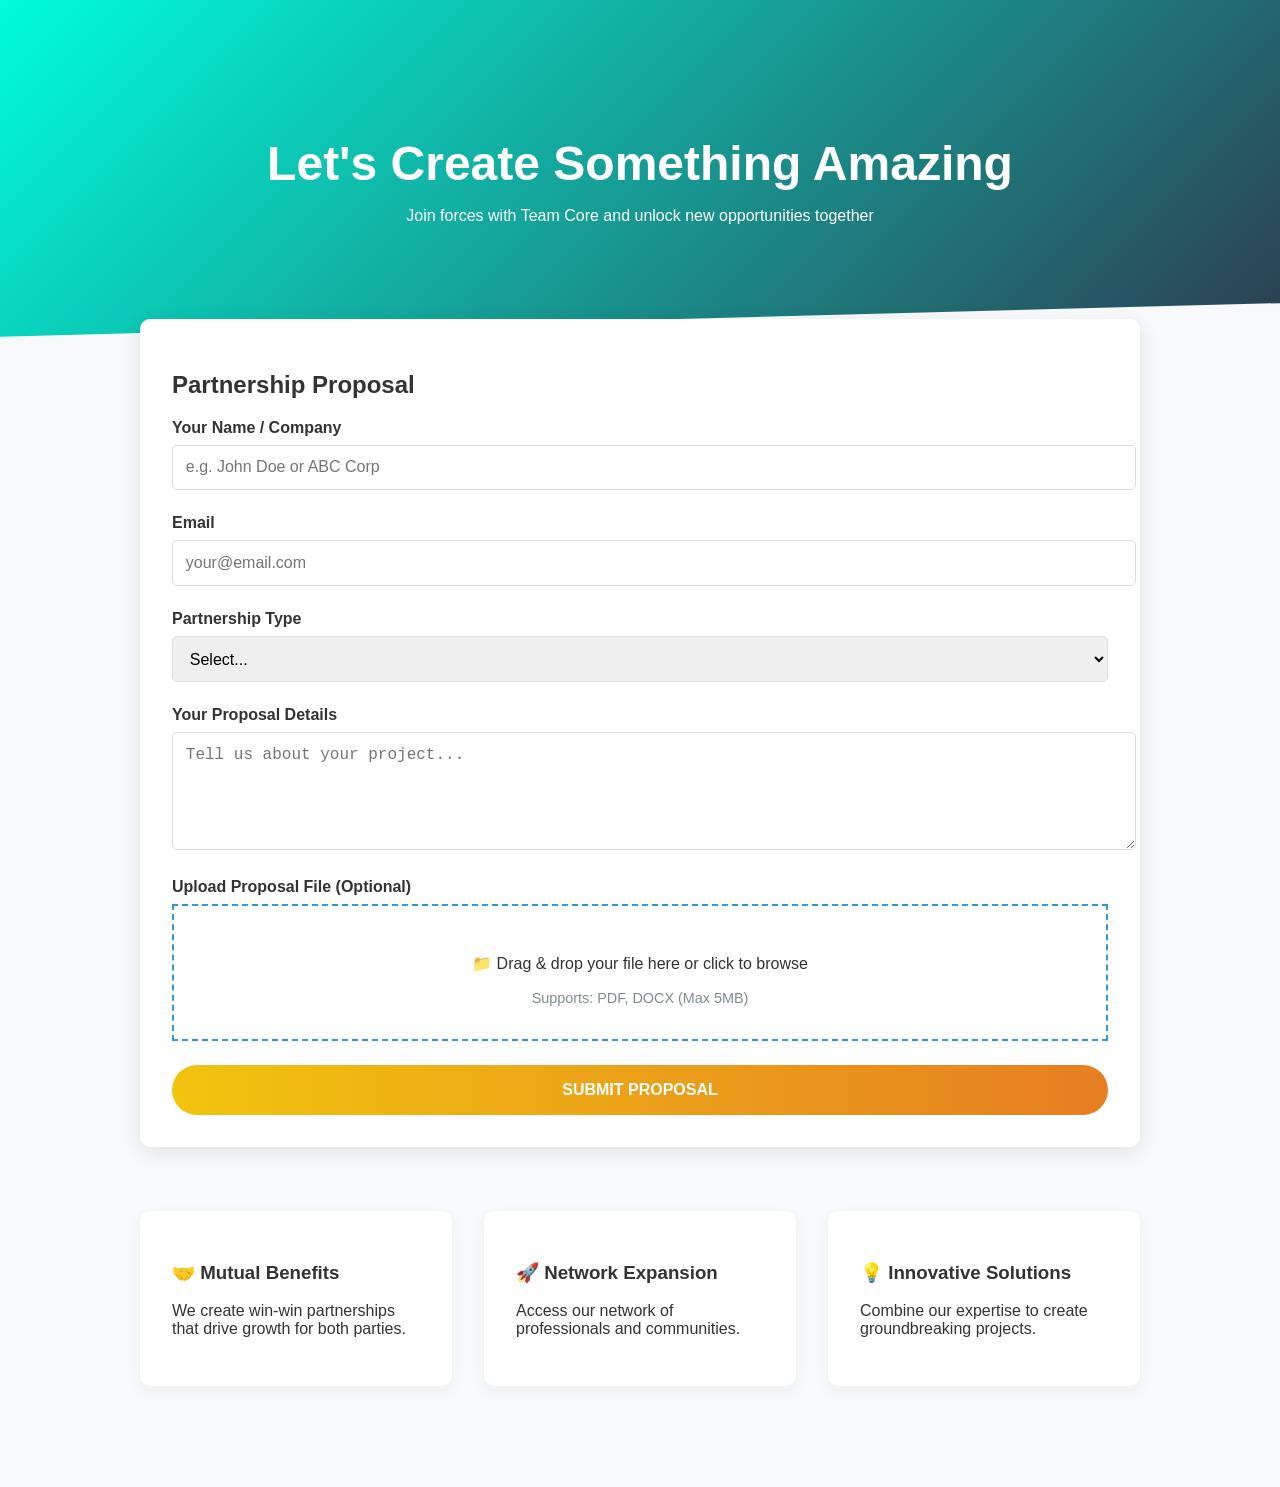
<file: partnership.html>
<!DOCTYPE html>
<html>
<head>
  <title>Partner with Team Core</title>
  <style>
    /* GLOBAL STYLES */
    body {
      font-family: 'Segoe UI', sans-serif;
      margin: 0;
      background: #f8f9fa;
      color: #333;
    }
    .container {
      max-width: 1000px;
      margin: 0 auto;
      padding: 2rem;
    }

    /* HERO SECTION */
    .hero {
      background: linear-gradient(135deg, #00fddb, #2c3e50);
      color: white;
      text-align: center;
      padding: 4rem 1rem;
      clip-path: polygon(0 0, 100% 0, 100% 90%, 0 100%);
    }
    .hero h1 {
      font-size: 3rem;
      margin-bottom: 1rem;
      animation: fadeIn 1s ease;
    }
    @keyframes fadeIn {
      from { opacity: 0; transform: translateY(20px); }
      to { opacity: 1; transform: translateY(0); }
    }

    /* FORM STYLES */
    .partnership-form {
      background: white;
      padding: 2rem;
      border-radius: 10px;
      box-shadow: 0 5px 20px rgba(0,0,0,0.1);
      margin-top: -50px;
      position: relative;
      z-index: 10;
    }
    .form-group {
      margin-bottom: 1.5rem;
    }
    .form-group label {
      display: block;
      margin-bottom: 0.5rem;
      font-weight: 600;
    }
    .form-group input,
    .form-group textarea,
    .form-group select,
    .form-group file-upload {
      width: 100%;
      padding: 0.8rem;
      border: 1px solid #ddd;
      border-radius: 5px;
      font-size: 1rem;
      transition: 0.3s;
    }
    .form-group input:focus,
    .form-group textarea:focus {
      border-color: #3498db;
      box-shadow: 0 0 0 3px rgba(52,152,219,0.2);
    }

    /* FILE UPLOAD STYLES */
    .file-upload {
      border: 2px dashed #3498db;
      padding: 2rem;
      text-align: center;
      cursor: pointer;
      transition: 0.3s;
    }
    .file-upload:hover {
      background: #f0f8ff;
    }
    .file-hint {
      color: #7f8c8d;
      font-size: 0.9rem;
    }

    /* SUBMIT BUTTON */
    .submit-btn {
      background: linear-gradient(90deg, #f1c40f, #e67e22);
      color: white;
      border: none;
      padding: 1rem 2rem;
      font-size: 1rem;
      border-radius: 50px;
      cursor: pointer;
      transition: 0.3s;
      font-weight: bold;
      display: block;
      width: 100%;
    }
    .submit-btn:hover {
      transform: translateY(-3px);
      box-shadow: 0 5px 15px rgba(230,126,34,0.3);
    }

    /* BENEFITS SECTION */
    .benefits {
      display: grid;
      grid-template-columns: repeat(auto-fit, minmax(300px, 1fr));
      gap: 2rem;
      margin: 4rem 0;
    }
    .benefit-card {
      background: white;
      padding: 2rem;
      border-radius: 10px;
      box-shadow: 0 5px 15px rgba(0,0,0,0.05);
      transition: 0.3s;
    }
    .benefit-card:hover {
      transform: translateY(-5px);
      box-shadow: 0 10px 25px rgba(0,0,0,0.1);
    }
  </style>
</head>
<body>
  <!-- HERO SECTION -->
  <section class="hero">
    <div class="container">
      <h1>Let's Create Something Amazing</h1>
      <p>Join forces with Team Core and unlock new opportunities together</p>
    </div>
  </section>

  <!-- PARTNERSHIP FORM -->
  <div class="container">
    <div class="partnership-form">
      <h2>Partnership Proposal</h2>
      <form id="partnerForm">
        <div class="form-group">
          <label for="name">Your Name / Company</label>
          <input type="text" id="name" required placeholder="e.g. John Doe or ABC Corp">
        </div>

        <div class="form-group">
          <label for="email">Email</label>
          <input type="email" id="email" required placeholder="your@email.com">
        </div>

        <div class="form-group">
          <label for="type">Partnership Type</label>
          <select id="type" required>
            <option value="">Select...</option>
            <option value="sponsor">Sponsorship</option>
            <option value="collab">Collaboration</option>
            <option value="network">Networking</option>
            <option value="other">Other</option>
          </select>
        </div>


<div class="form-group">
          <label for="message">Your Proposal Details</label>
          <textarea id="message" rows="5" required placeholder="Tell us about your project..."></textarea>
        </div>

        <div class="form-group">
          <label>Upload Proposal File (Optional)</label>
          <div class="file-upload" id="fileUpload">
            <p>📁 Drag & drop your file here or click to browse</p>
            <small class="file-hint">Supports: PDF, DOCX (Max 5MB)</small>
            <input type="file" id="proposalFile" accept=".pdf,.doc,.docx" style="display: none;">
          </div>
          <div id="fileName" style="margin-top: 0.5rem;"></div>
        </div>

        <button type="submit" class="submit-btn">SUBMIT PROPOSAL</button>
      </form>
    </div>

    <!-- BENEFITS SECTION -->
    <div class="benefits">
      <div class="benefit-card">
        <h3>🤝 Mutual Benefits</h3>
        <p>We create win-win partnerships that drive growth for both parties.</p>
      </div>
      <div class="benefit-card">
        <h3>🚀 Network Expansion</h3>
        <p>Access our network of professionals and communities.</p>
      </div>
      <div class="benefit-card">
        <h3>💡 Innovative Solutions</h3>
        <p>Combine our expertise to create groundbreaking projects.</p>
      </div>
    </div>
  </div>

  <script>
    // File Upload Interaction
    const fileUpload = document.getElementById('fileUpload');
    const fileInput = document.getElementById('proposalFile');
    const fileName = document.getElementById('fileName');

    fileUpload.addEventListener('click', () => fileInput.click());
    
    fileInput.addEventListener('change', (e) => {
      if (e.target.files.length > 0) {
        fileName.innerHTML = '<span style="color:green">✓</span> Selected: <strong>${e.target.files[0].name}</strong>';
        fileUpload.style.borderColor = "#2ecc71";
      }
    });

    // Drag & Drop Functionality
    fileUpload.addEventListener('dragover', (e) => {
      e.preventDefault();
      fileUpload.style.background = "#f0f8ff";
    });

    fileUpload.addEventListener('dragleave', () => {
      fileUpload.style.background = "white";
    });

    fileUpload.addEventListener('drop', (e) => {
      e.preventDefault();
      fileUpload.style.background = "white";
      if (e.dataTransfer.files.length) {
        fileInput.files = e.dataTransfer.files;
        fileName.innerHTML = '<span style="color:green">✓</span> Selected: <strong>${e.target.files[0].name}</strong>';
        fileUpload.style.borderColor = "#2ecc71";
      }
    });

    // Form Submission
    document.getElementById('partnerForm').addEventListener('submit', async (e) => {
      e.preventDefault();
      
      // Simple validation
      if (!document.getElementById('name').value) {
        alert('Please enter your name/company');
        return;
      }

      // Create FormData object
      const formData = new FormData();
      formData.append('name', document.getElementById('name').value);
      formData.append('email', document.getElementById('email').value);
      formData.append('type', document.getElementById('type').value);
      formData.append('message', document.getElementById('message').value);
      
      if (fileInput.files[0]) {
        formData.append('file', fileInput.files[0]);
      }

      // Show loading state
      const btn = e.target.querySelector('button');
      btn.disabled = true;
      btn.textContent = 'Sending...';

      // Simulate API call
      setTimeout(() => {
        console.log('Form data:', Object.fromEntries(formData));
        alert('🎉 Proposal submitted successfully! We will contact you soon.');
        btn.disabled = false;
        btn.textContent = 'SUBMIT PROPOSAL';
        document.getElementById('partnerForm').reset();
        fileName.textContent = '';
        fileUpload.style.borderColor = "#3498db";
      }, 1500);
    });
  </script>
</body>
</html>
</file>
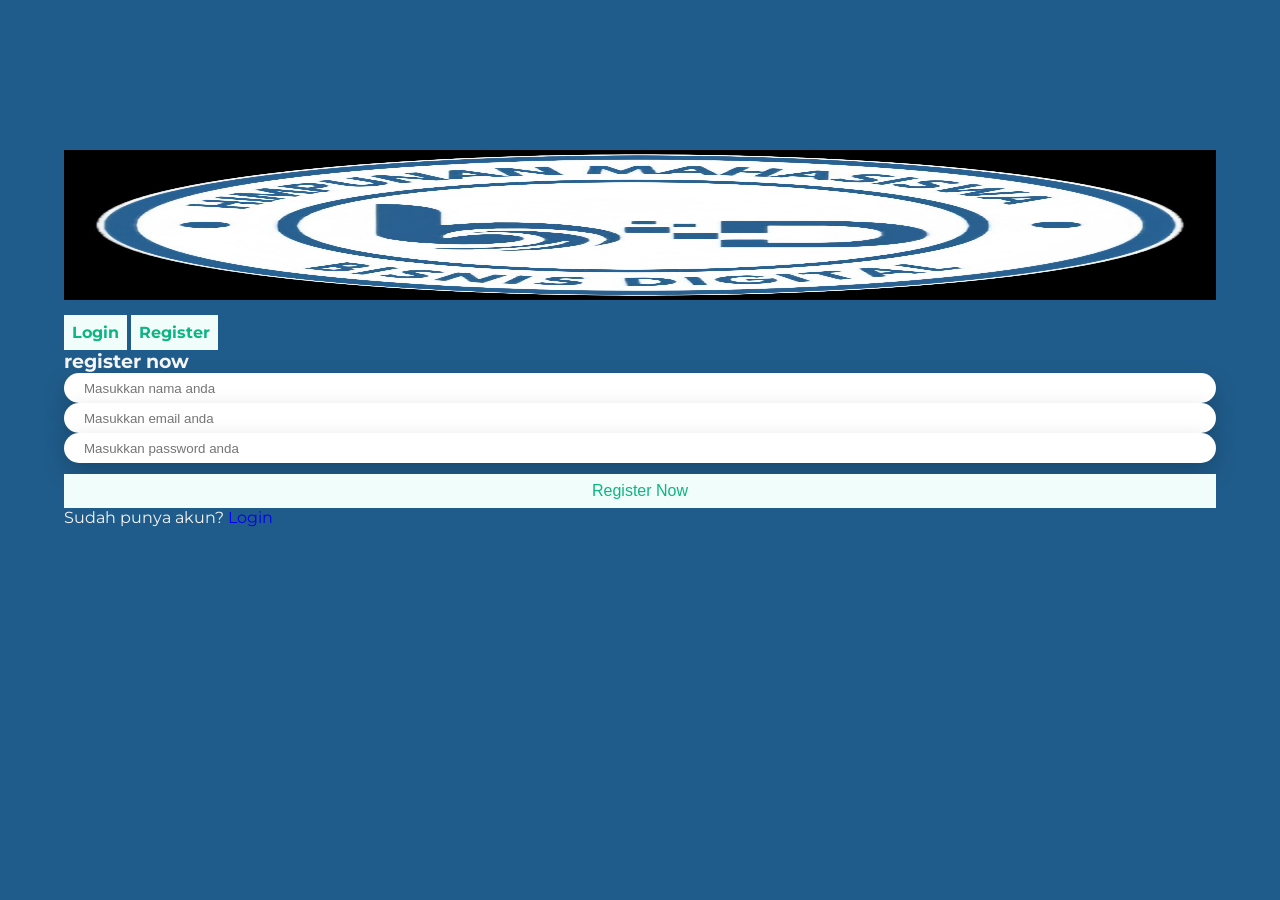
<file: register.html>
<!DOCTYPE html>
<html lang="id">
<head>
    <meta charset="UTF-8">
    <meta name="viewport" content="width=device-width, initial-scale=1.0">
    <title>Register</title>
    <link rel="stylesheet" href="style.css">
</head>
<body>
    <section> 
    <div class="account-form">
        <div id="close-form" class='bx bx-x' > </div>

        <div class="buttons">
            <div >
                <img src="hima.jpg" height="100px" width="100%" style="height: 150px;">
            </div>    
            <h1 class="bton active login-btn">login</h1>
            <h1 class="bton register-btn">register</h1> 
        </div>
        
        
        <form class="register-form " action="">
            <h3>register now</h3>
            <input type="text" id="reg-nama" placeholder="Masukkan nama anda" class="box">
            <input type="email" id="reg-email" placeholder="Masukkan email anda" class="box">
            <input type="password" id="reg-nim" placeholder="Masukkan password anda" class="box">
            <input type="submit" value="register now" class="bton">
           
            <p>Sudah punya akun? <a href="index.html">Login</a></p>
            <script src="script.js"></script>
        </form>


    </div>
</section>

</body>
</html>
</file>
<file: style.css>
@import url('https://fonts.googleapis.com/css2?family=Montserrat:wght@100;200;300;400;500;600;700;800;900&display=swap');

*{
    padding: 0;
    margin: 0;
    box-sizing: border-box;
    list-style: none;
    scroll-behavior: smooth;
    text-decoration: none;
}

:root{
    --text-color:#f5f5f5;
    --hover-color:#12f7ff;
    --bg-color:#1daf;
    --secon-bg-color:#023929;
    --big-font:2.5rem;
    --norma-font:2rem;
    --neon-box-shadow:0 0 .5rem #00fddb;
    --h2-font:3rem;
    --font-neon-text-shadow:0 0 10px rgba(0, 119, 255, 0.8),
    0 0 20px rgba(0, 119, 255, 0.8),
    0 0 30px rgba(0, 119, 255, 0.8),
    0 0 40px rgba(0, 119, 255, 0.8),
    0 0 70px rgba(0, 119, 255, 0.8),
    0 0 80px rgba(0, 119, 255, 0.8),
    0 0 100px rgba(0, 119, 255, 0.8),
    0 0 150px rgba(0, 119, 255, 0.8),
}

body{
    font-family: "Montserrat",sans-serif;
    background-color: #205C8B;
    color: var(--text-color);
}

.bton{
    display: inline-block;
    margin-top: .7rem;
    padding: .5rem .5rem;
    font-size: 1rem;
    background: #f0fdfa;
    color: #0eb582;
    cursor: pointer;
    text-transform: capitalize;

    &:hover{
        background:#0eb582;
        color: white;
    }
}

header{
    position: fixed;
    top: 0;
    left: 0;
    z-index: 1000;
    border-radius: 1px solid transparent;
    display: flex;
    align-items: center;
    justify-content: space-between;
    width: 100%;
    padding: 10px 1%;
    grid-gap: 1rem;
}

header.sticky{
    background: #205C8B;
    border-bottom: 1px solid var(--secon-bg-color);
    padding: 10px 1%;
}

.container{
    width: 90%;
    max-width: 800px;
    margin: 0 auto;
    padding: 20px;
}



.logo{
    font-size: 26px;
    font-weight: 700;
    letter-spacing: 1x;
}
span{
    color: #001C8E;
}

.navlist{
    display: flex;
}
.navlist a{
    color: black; 
    font-weight: 450;
    padding: 10px 15px;
}
.navlist a.active{
    color: #001C8E;
}

.navlist a:hover{
    color:#001C8E;
    text-shadow: 0 0 10px #001C8E,
    0 0 20px #00251f,
    0 0 30px #00251f,
    0 0 40px #00251f,
    0 0 70px #00251f,
    0 0 80px #00251f,
    0 0 100px #00251f,
    0 0 150px #00251f,
}

#menu-icon{
    font-size: 1.8rem;
    z-index: 10001;
    cursor: pointer;
    margin-left: 25px;
    background: var(--hover-color);
    border-radius: 3px;
    color: var(--secon-bg-color);
   display: none;
}

.box{
    height: 30px;
    display: flex;
    cursor: pointer;
    padding: 10px 20px;
    background: white;
    border-radius: 30px;
    align-items: center;
    box-shadow: 0 10px 25px rgba(0,0,0,.2);
}

.box:hover input{
    width: 70px;
}

.box input{
    width: 0;
    outline: none;
    border: none;
    font-weight: 500;
    transition: 0.8s;
    background: transparent;
}

.box a .fast{
    color: #1daf;
    font-size: 18px;
}

.header-icon i{
    margin-left: 10px;
    font-size: 24px;
    color: var(--text-color);
    transition: all .40s ease;
    margin-right: 15px;
}

section{
    padding: 150px 5%;
}

.home {
    position: relative;
    background-color:#D8EEFE; 
    min-height: 100vh;
    height: 100%;
    width: 100%;
    display: grid;
    background-size: cover;
    background-position: center;
    grid-template-columns: repeat(2,1fr);
    align-items: center;
    grid-gap: 1em;
}

.home-content{
    max-width: 600px;
}

.home-content h1{
    font-size: var(--big-font);
    font-weight: 50; 
    color: white;
    
    font-weight: 700;
    letter-spacing: 1x;
}
.change-text{
    font-size: 1.3rem;
    font-weight: 600;
}

.change-text h3{
    display: inline-flex;
    margin: 0;
    vertical-align: top;
}

.change-text h3 .word{
    position: absolute;
    display: flex;
    opacity: 0;
}

.change-text h3 .word .letter{
    transform-origin: center center 15px ;
}

.change-text h3 .word .letter.out{
    transform: rotateX(90deg);
    transition: 0.5s cubic-bezier(0.6,0,0.7,0.2);
}

.change-text h3 .word .letter.in{
    transition: 1s ease;
}

.change-text h3 .word .letter.behind{
    transform: rotateX(-90deg);
}

.text-justify{
    text-align: justify;
    padding-top: 10px;
}

.home-content p{
    color: white;
    line-height: 1.6;
    font-weight: 500;
}

.btn-box{
    display: flex;
    justify-content: space-between;
   
    width: 320px;
    height: 45px;
}

.btn-box .btn{
    display: inline-flex;
    justify-content: center;
    align-items: center;
    width: 150px;
    height: 100%;
    background: #00251f;
    color: #001C8E;
    font-size: 1rem;
    letter-spacing: 1px;
    font-weight: 100px;
    transition: .6s;
    box-shadow: #001C8E;
    border-radius: 5px;
    position: relative;overflow: hidden;
    z-index: 1;
    border: 2px solid #001C8E;
}

.btn:hover{
    color: #001C8E;
}

.btn:before{
    content: "";
    position: absolute;
    top: 0;
    left: 0;
    background: #001C8E;
    width: 0;
    height: 100%;
    z-index: -1;
    transition: .4s;
}

.btn:hover::before{
    width: 100%;
}

.btn:nth-child(2){
    background: #001C8E;
    color: #001C8E;
}
.btn:nth-child(2):hover{
    color: #001C8E;
}

.btn:nth-child(2):before{
    background: #001C8E;
}

.social-icons{
    margin-top: 1rem;
    display: flex;
    justify-content: space-between;
    width: 220px;
    height: 40px;
}

.social-icons a{
    display: inline-flex;
    width: 50px;
    height: 100%;
    justify-content: center;
    align-items: center;
    background: #D8EEFE;
    color: rgb(36, 32, 32);
    border: 2px solid #D8EEFE;
    transition: .6s;
    box-shadow: 0 0 0.3rem #001C8E;
    border-radius: 5px;
    position: relative;
    z-index: 1;
    overflow: hidden;
}

.social-icons a i{
    font-size: 1.5rem;
}

.social-icons a:hover{
    color: #D8EEFE;
}

.social-icons a::before{
    content: "";
    position: absolute;
    left: 0;
    top: 0;
    width: 0;
    height: 100%;
    background: #001C8E;
    transition: .6s;
    z-index: -1;
}

.social-icons a:hover:before{
    width: 100%;
}


.home-img{
    position: relative;
    order: 1;
}

.img-box{
    text-align: center;
    animation: moveUpDown 2s infinite alternate ease-in-out;
}

.img-box img{
    width: 100%;
    max-width: 480px;
    height: auto;
}


.header-icons {
    position: relative;
}

.header-icons img {
    width: 40px;
    cursor: pointer;
}


/* Search Box Styles */
.search-box {
  position: relative;
  display: flex;
  margin: 15px 0;
}

.search-input {
  padding: 8px 15px;
  width: 200px;
  border: 1px solid #ddd;
  border-radius: 20px;
  outline: none;
}

.search-btn {
  padding: 8px 15px;
  margin-left: 10px;
  background-color: #001C8E;
  color: white;
  border: none;
  border-radius: 20px;
  cursor: pointer;
}

.search-results {
  position: absolute;
  top: 100%;
  left: 0;
  width: 100%;
  max-height: 300px;
  overflow-y: auto;
  background: white;
  border: 1px solid #ddd;
  border-radius: 5px;
  box-shadow: 0 2px 5px rgba(0,0,0,0.1);
  z-index: 1000;
  display: none;
}

.search-item {
  padding: 10px;
  cursor: pointer;
  border-bottom: 1px solid #eee;
  color: #000000; /* TEKS HITAM */
}

.search-item:hover {
  background-color: #f5f5f5;
}

.search-title {
  font-weight: bold;
  color: #000000; /* JUDUL HITAM */
  margin-bottom: 5px;
  font-size: 14px;
}

.search-desc {
  color: #000000; /* DESKRIPSI HITAM */
  font-size: 13px;
}

.search-item:last-child {
  border-bottom: none;
}

/* about Section css ----------------------------------------------------*/

.about-gallery{
    display: grid;
    grid-template-columns: repeat(auto-fill, minmax(260px , .5fr));
    gap: 2rem;
}

.port-box{
    position: relative;
    border-radius: 15px;
    overflow: hidden;
   
    display: flex;
    grid-template-rows: 1fr auto;
    align-items: center;
    border: 2px solid #D8EEFE;
    box-shadow: 0 0 0.5rem #D8EEFE;
}

.port-image{
    display: flex;
    align-items: center;
    justify-content: center;
    height: 100%;
    width: 100%;
}

.port-image img{
    width: 100%;
    opacity: .5s;
    height: 100%;
    transition: .5s;
}

.port-content{
    position: absolute;
    bottom: 0;
    left: 0;
    width: 100%;
    height: 100%;
    opacity: 0;
    background: linear-gradient(rgba(0,0,0,.2),#205c8b);
    display: flex;
    align-items: center;
    justify-content: center;
    flex-direction: column;
    text-align: center;
    transition: 0.5s;
    padding: 0.2rem;
}

.port-box:hover .port-content{
    opacity: 1;
}

.port-box:hover .port-content img{
    transform: scale(1.1);
}

.port-content h3{
    font-size: 1.5rem;
    font-weight: 600;
    
}

.port-content p{
    font-size: .8rem;
    margin: 5px 0 15px 0;
}

.port-content a{
    background: #fff;
    border-radius: 50%;
    display: inline-flex;
    justify-content: center;
    align-items: center;
    width: 50%;
    height: 50px;
    border: 1px solid var(--hover-color);
    outline: 2px soli #fff;
}

.port-content a i{
    font-size: 1.3rem;
    color: var(--secon-bg-color);
}

.about{
    display: flex;
    justify-content: center;
    align-items: center;
    grid-gap: 2em;
    background: #205c8b;
}

.about .img-about{
    text-align: center;
    position: relative;
}

.about .img-about img{
    max-width: 400px;
    height: auto;
}

.about-content span{
    color: #D8EEFE;
    font-size: .8rem;
    font-weight: 200;
    letter-spacing: 2px;
    text-transform: uppercase;
}

.about-content h2{
    color: #D8EEFE;
    font-weight: 700;
    font-size: var(--norma-font);
}

.about-content h3{
    font-weight: 600;
    font-size: 1.5rem;
    margin-bottom: 0.2rem;
    color: D8EEFE;
}

.about-content p{
    color: D8EEFE;
    font-weight: 300;
    margin-bottom: 1.5rem;
}

.info-about1,
.info-about2,
.info-about3{
    background: var(--bg-color);
    font-size: .5rem;
    position: absolute;
    padding: 10px;
    width: 70px;
    height: 70px;
    border-radius: 69% 31% 66% 34% / 21% 30% 70% 79%;
    display: block;
    box-shadow: var(--neon-box-shadow);
    border: 1px solid var(--hover-color);
    outline: 2px solid var(--bg-color);
    z-index: 100;
    animation: morph 6s linear infinite;
}

.info-about1{
    left: 10%;
    top: 34%;
}

.info-about2{
    left: 61%;
    top: 70%;
}

.info-about3{
    left: 66%;
    top: 15%;
}

.img-about span{
    color: var(--hover-color);
    font-size: 1rem;
    font-weight: 600;
}

.btn-box .btnbox{
    display: inline-flex;
    justify-content: center;
    align-items: center;
    width: 210px;
    height: 100%;
    background:#205c8b;
    color: #D8EEFE;
    font-size: 1rem;
    letter-spacing: 1px;
    font-weight: bold;
    transition: .6s;
    box-shadow: 0 0 0.3rem #D8EEFE;
    border-radius: 5px;
    position: relative;overflow: hidden;
    z-index: 1;
    border: 2px solid #D8EEFE;
}

.btnbox:hover{
    color: rgb(36, 32, 32);
}

.btnbox:before{
    content: "";
    position: absolute;
    top: 0;
    left: 0;
    background: #D8EEFE;
    width: 0;
    height: 100%;
    z-index: -1;
    transition: .4s;
}

.btnbox:hover::before{
    width: 100%;
}

.btnbox:nth-child(2){
    background: var(--bg-color);
    color: var(--hover-color);
}
.btnbox:nth-child(2):hover{
    color: var(--bg-color);
}

.btnbox:nth-child(2):before{
    background: var(--hover-color);
}


/* About Hero Section */
.about-hero {
    position: relative;
    height: 60vh;
    display: flex;
    align-items: center;
    justify-content: center;
    background: #205c8b;
    overflow: hidden;
    padding: 0 5%;
}

.hero-content {
    text-align: center;
    z-index: 2;
}

.hero-content h1 {
    font-size: 3.5rem;
    margin-bottom: 1rem;
    color: white;
}

.hero-content p {
    font-size: 1.2rem;
    color: rgba(255,255,255,0.8);
}

.hero-pattern {
    position: absolute;
    top: 0;
    left: 0;
    width: 100%;
    height: 100%;
    background: url('data:image/svg+xml;utf8,<svg xmlns="http://www.w3.org/2000/svg" viewBox="0 0 100 100" preserveAspectRatio="none"><path fill="rgba(0,253,219,0.05)" d="M0,0 L100,0 L100,100 L0,100 Z" /><path fill="none" stroke="rgba(0,253,219,0.2)" stroke-width="0.5" d="M0,50 L100,50 M50,0 L50,100" /></svg>');
    background-size: 50px 50px;
    opacity: 0.5;
}

/* Timeline Section */
.timeline-section {
    padding: 80px 5%;
    background: #205C8B;
}

.timeline-section h2 {
    text-align: center;
    font-size: 2.5rem;
    margin-bottom: 50px;
    color: white;
}

.timeline-section h2 span {
    color: #D8EEFE;
}

.timeline {
    position: relative;
    max-width: 1200px;
    margin: 0 auto;
}

.timeline::after {
    content: '';
    position: absolute;
    width: 6px;
    background-color: #D8EEFE;
    top: 0;
    bottom: 0;
    left: 50%;
    margin-left: -3px;
    border-radius: 10px;
}

.timeline-item {
    padding: 10px 40px;
    position: relative;
    width: 50%;
    box-sizing: border-box;
}

.timeline-item::after {
    content: '';
    position: absolute;
    width: 25px;
    height: 25px;
    right: -12px;
    background-color: rgba(0,0,0,0.2);
    border: 2px solid #D8EEFE;
    box-shadow: 0 0 .3rem #D8EEFE;
    top: 15px;
    border-radius: 50%;
    z-index: 1;
}

.timeline-item:nth-child(odd) {
    left: 0;
}

.timeline-item:nth-child(even) {
    left: 50%;
}

.timeline-item:nth-child(even)::after {
    left: -12px;
}

.timeline-content {
    padding: 20px 30px;
    background-color: rgba(0,0,0,0.2);
    position: relative;
    border-radius: 6px;
    box-shadow: 0 4px 8px rgba(0,0,0,0.2);
    border-left: 4px solid #D8EEFE;
}

.timeline-content h3 {
    color: #D8EEFE;
    margin-bottom: 10px;
}

.timeline-content p {
    color: rgba(255,255,255,0.8);
    line-height: 1;
}

/* Program Studi Section */
.prodi-section {
    padding: 80px 5%;
    background: #205C8B;
}

.prodi-tabs {
    display: flex;
    justify-content: center;
    margin-bottom: 30px;
    flex-wrap: wrap;
    gap: 10px;
}

.prodi-tab {
    padding: 12px 25px;
    background: transparent;
    color: white;
    border: 2px solid #D8EEFE;
    box-shadow: 0 0 0.3rem #D8EEFE;
    border-radius: 30px;
    cursor: pointer;
    transition: all 0.3s ease;
    font-weight: 500;
}

.prodi-tab.active {
    background:  #D8EEFE;
    color: #00251f;
    font-weight: 600;
}

.prodi-tab:hover:not(.active) {
    background:#D8EEFE;
    color: #00251f;
    font-weight: 600;
}

.tab-content {
    display: none;
    animation: fadeIn 0.5s ease;
    color: white;
}

.tab-content.active {
    display: block;
}

.tab-content h3 {
    color: var(--hover-color);
    margin-bottom: 20px;
    font-size: 1.8rem;
}

.tab-content p {
    line-height: 1.8;
    margin-bottom: 20px;
}

.why-choose {
    margin-top: 40px;
}

.why-choose h3 {
    text-align: center;
    margin-bottom: 30px;
    color:#D8EEFE;
}

.reasons-grid {
    display: grid;
    grid-template-columns: repeat(auto-fit, minmax(300px, 1fr));
    gap: 30px;
}

.reason-card {
    background: rgba(0,0,0,0.2);
    padding: 30px;
    border-radius: 10px;
    border: 1px solid rgba(0,253,219,0.2);
    transition: all 0.3s ease;
    text-align: center;
}

.reason-card:hover {
    transform: translateY(-5px);
    box-shadow:0 0 .6rem #D8EEFE;
    border-color: #D8EEFE;
}

.reason-card i {
    font-size: 3rem;
    color: #001C8E;

    margin-bottom: 20px;
}

.reason-card h4 {
    font-size: 1.3rem;
    margin-bottom: 10px;
    color: white;
}


.vision-mission-grid {
    display: grid;
    grid-template-columns: repeat(auto-fit, minmax(300px, 1fr));
    gap: 30px;
    margin-bottom: 30px;
}

.vision-card, .mission-card {
    background: rgba(0,0,0,0.2);
    padding: 30px;
    border-radius: 10px;
    border: 1px solid rgba(0,253,219,0.2);
}

.vision-card h3, .mission-card h3 {
    color: var(--hover-color);
    margin-bottom: 15px;
    font-size: 1.5rem;
}

.mission-card ul {
    padding-left: 20px;
}

.mission-card li {
    margin-bottom: 10px;
    line-height: 1.6;
}

.motto-card {
    background: rgba(0,0,0,0.2);
    padding: 30px;
    border-radius: 10px;
    border: 1px solid rgba(0,253,219,0.2);
    text-align: center;
}

.motto-card h3 {
    color: var(--hover-color);
    margin-bottom: 10px;
}

.motto-card p {
    font-size: 1.5rem;
    font-style: italic;
    color: var(--hover-color);
}

.goals-grid {
    display: grid;
    grid-template-columns: repeat(auto-fit, minmax(300px, 1fr));
    gap: 30px;
}

.goals-card, .targets-card {
    background: rgba(0,0,0,0.2);
    padding: 30px;
    border-radius: 10px;
    border: 1px solid rgba(0,253,219,0.2);
}

.goals-card h3, .targets-card h3 {
    color: var(--hover-color);
    margin-bottom: 15px;
    font-size: 1.5rem;
}

.goals-card ul, .targets-card ul {
    padding-left: 20px;
}

.goals-card li, .targets-card li {
    margin-bottom: 10px;
    line-height: 1.6;
}

.career-grid {
    display: grid;
    grid-template-columns: repeat(auto-fit, minmax(250px, 1fr));
    gap: 30px;
    margin-top: 30px;
}

.career-card {
    background: rgba(0,0,0,0.2);
    padding: 30px;
    border-radius: 10px;
    border: 1px solid rgba(0,253,219,0.2);
    text-align: center;
    transition: all 0.3s ease;
}

.career-card:hover {
    transform: translateY(-5px);
    box-shadow: 0 0 0.3rem #D8EEFE;
    border-color: #D8EEFE;
}

.career-card i {
    font-size: 3rem;
    color: var(--hover-color);
    margin-bottom: 20px;
}

.career-card h4 {
    font-size: 1.3rem;
    margin-bottom: 10px;
    color: white;
}

/* Accreditation Section */
.accreditation-section {
    padding: 80px 5%;
    background: #205C8B;
}

.accreditation-section h2 {
    text-align: center;
    font-size: 1.7rem;
    margin-bottom: 50px;
    color:#D8EEFE;
}

.accreditation-section h2 span {
    color: #D8EEFE;
}

.accreditation-cards {
    display: grid;
    grid-template-columns: repeat(auto-fit, minmax(300px, 1fr));
    gap: 30px;
    max-width: 1200px;
    margin: 0 auto;
}

.accreditation-card {
    background: rgba(0, 0, 0, 0.2);
    padding: 30px;
    border-radius: 10px;
    text-align: center;
    transition: all 0.3s ease;
    border: 1px solid transparent;
}

.accreditation-card:hover {
    transform: translateY(-5px);
    box-shadow:0 0 .6rem #205C8B;
    border-color:#205C8B;
}

.accreditation-card i {
    font-size: 3rem;
    color:   #001C8E;
    margin-bottom: 20px;
}

.accreditation-card h3 {
    font-size: 1.3rem;
    margin-bottom: 10px;
    color: white;
}

.accreditation-card p {
    margin-bottom: 20px;
    color: rgba(255,255,255,0.8);
}

.download-btn {
    display: inline-block;
    padding: 10px 20px;
    background: #205C8B;
    color: #D8EEFE;
    border-radius: 5px;
    font-weight: 600;
    transition: all 0.3s ease;
}

.download-btn:hover {
    background: #D8EEFE;
    color: #00251f;
}

/* Animations */
@keyframes fadeIn {
    from { opacity: 0; transform: translateY(20px); }
    to { opacity: 1; transform: translateY(0); }
}

/* Responsive */
@media (max-width: 768px) {
    .timeline::after {
        left: 31px;
    }
    
    .timeline-item {
        width: 100%;
        padding-left: 70px;
        padding-right: 25px;
    }
    
    .timeline-item::after {
        left: 18px;
    }
    
    .timeline-item:nth-child(even) {
        left: 0;
    }
    
    .hero-content h1 {
        font-size: 2.5rem;
    }
    
    .prodi-tabs {
        flex-direction: column;
        align-items: center;
    }
    
    .prodi-tab {
        width: 100%;
        text-align: center;
    }
}
/* structure Section css ----------------------------------------------------*/
.structure{
    padding: 50px 5%;
    background: #D8EEFE;
}
.structure-content{
    max-width: 100%;
    align-items: center;

    h3{
        font-size: 40px;
    }

    span{
        font-size: 20px;
    }
}

/* Event Tabs */
.structure-tabs {
    text-align: left;
    gap: 15px;
}

.tab-button {
    padding: 8px 20px;
    background: #001C8E;
    color: #D8EEFE;
    font-weight: bold;
    border: 1px solid #001C8E;
    border-radius: 20px;
    cursor: pointer;
    transition: all 0.3s ease;
}

.tab-button.active {
    background: #205c8b;
    color: rgb(36, 32, 32);
    font-weight: 600;
}

.tab-button:hover:not(.active) {
    background: #205c8b;
}

.btn-box .btnboxs{
    display: inline-flex;
    justify-content: center;
    align-items: center;
    width: 210px;
    height: 100%;
    background:#D8EEFE;
    color: #205c8b;
    font-size: 1rem;
    letter-spacing: 1px;
    font-weight: bold;
    transition: .6s;
    box-shadow: 0 0 0.3rem #205c8b;
    border-radius: 5px;
    position: relative;overflow: hidden;
    z-index: 1;
    border: 2px solid #205c8b;
}

.btnboxs:hover{
    color: rgb(36, 32, 32);
}

.btnboxs:before{
    content: "";
    position: absolute;
    top: 0;
    left: 0;
    background: #205c8b;
    width: 0;
    height: 100%;
    z-index: -1;
    transition: .4s;
}

.btnboxs:hover::before{
    width: 100%;
}

.btnboxs:nth-child(2){
    background: var(--bg-color);
    color: var(--hover-color);
}
.btnboxs:nth-child(2):hover{
    color: var(--bg-color);
}

.btnboxs:nth-child(2):before{
    background: var(--hover-color);
}



.tree {
	width: 100%;
	height: auto;
	text-align: center;
}

.tree p {
	color: rgb(36, 32, 32);
    margin-bottom: 5px;
}


.tree ul {
	padding-top: 20px;
	position: relative;
	transition: .5s;
}
.tree li {
	display: inline-table;
	text-align: center;
	list-style-type: none;
	position: relative;
	padding: 10px;
	transition: .5s;
}
.tree li::before, .tree li::after {
	content: '';
	position: absolute;
	top: 0;
	right: 50%;
	border-top: 1px solid rgb(36, 32, 32);
	width: 51%;
	height: 10px;
}
.tree li::after {
	right: auto;
	left: 50%;
	border-left: 1px solid rgb(36, 32, 32);
}
.tree li:only-child::after, .tree li:only-child::before {
	display: none;
}
.tree li:only-child {
	padding-top: 0;
}
.tree li:first-child::before, .tree li:last-child::after {
	border: 0 none;
}
.tree li:last-child::before {
	border-right: 1px solid rgb(36, 32, 32);
	border-radius: 0 5px 0 0;
	-webkit-border-radius: 0 5px 0 0;
	-moz-border-radius: 0 5px 0 0;
}
.tree li:first-child::after {
	border-radius: 5px 0 0 0;
	-webkit-border-radius: 5px 0 0 0;
	-moz-border-radius: 5px 0 0 0;
}
.tree ul ul::before {
	content: '';
	position: absolute;
	top: 0;
	left: 50%;
	border-left: 1px solid rgb(36, 32, 32);
	width: 0;
	height: 20px;
}
.tree li a {
	border: 1px solid rgb(36, 32, 32);
	padding: 10px;
	display: inline-grid;
	border-radius: 5px;
	text-decoration-line: none;
	border-radius: 5px;
	transition: .5s;
}
.tree li a img {
	width:200px;
	height: 100px;
	margin-bottom: 10px !important;
	border-radius: 100px;
	margin: auto;
}
.tree li a span {
	border: 1px solid rgb(36, 32, 32);
	border-radius: 5px;
	color: #001C8E;
	padding: 8px;
	font-size: 12px;
	text-transform: uppercase;
	letter-spacing: 1px;
	font-weight: 500;
}
/*Hover-Section*/
.tree li a:hover, .tree li a:hover i, .tree li a:hover span, .tree li a:hover+ul li a {
	background:#205c8b ;
	color: rgb(36, 32, 32);
	border: 1px solid rgb(36, 32, 32);
}
.tree li a:hover+ul li::after, .tree li a:hover+ul li::before, .tree li a:hover+ul::before, .tree li a:hover+ul ul::before {
	border-color: rgb(36, 32, 32);
}

.swiper{
    width: 100%;
    margin-top: 8%;
   
  }
  
  .swiper-wrapper{
    width: 100%;
    height: 30em;
    display: flex;
    align-items: center;
  }
  
  .card{
    width: 20em;
    height: 90%;
    background-color: #205C8B;
    border-radius: 2em;
    box-shadow: 0 0 .9rem rgba(0, 0, 0, .2);
    padding: 2em 1em;
  
    display: flex;
    align-items: center;
    flex-direction: column;
  
    margin: 0 2em;
  }
  
  .swiper-slide:not(.swiper-slide-active){
    filter: blur(1px);
  }
  
  .card__image{
    width: 10em;
    height: 20em;
    border-radius: 50%;
    border: 5px solid var(--color);
    padding: 3px;
  }
  
  .card__image img{
    width: 100%;
    height: 100%;
    border-radius: 50%;
    object-fit: cover;
  }
  
  .card__content{
    display: flex;
    align-items: center;
    flex-direction: column;
  }
  
  .card__title{
    font-size: 1.5rem;
    font-weight: bold;
    position: relative;
    top: .2em;
    color: rgb(36, 32, 32);
  }
  
  .card__name{
    color: var(--color);
    margin-top: 5px;
  }
  
  .card__text{
    text-align: justify;
    font-size: 1.1rem;
    margin: 1em 0;
  }
  
  .card__btn{
    background-color: red;
    color: red;
    font-size: 1rem;
    text-transform: uppercase;
    font-weight: 600;
    border: none;
    padding: .5em;
    border-radius: .5em;
    margin-top: .5em;
    cursor: pointer;
  }


/* Events Section */
.events-container {
    display: grid;
    grid-template-columns: repeat(auto-fill, minmax(300px, 1fr));
    gap: 2rem;
    margin-top: 3rem;
}

.event-card {
    background: #001C8E
    ;
    border-radius: 10px;
    overflow: hidden;
    box-shadow: 0 5px 15px rgba(0,0,0,0.3);
    transition: transform 0.3s ease;
    border: 1px solid #D8EEFE
    ;
}

.event-card:hover {
    transform: translateY(-10px);
    box-shadow: 0 0 0.6rem #D8EEFE
    ;
}

.event-img {
    position: relative;
    height: 300px;
    overflow: hidden;
}

.event-img img {
    width: 100%;
    height: 100%;
    object-fit: cover;
    transition: transform 0.5s ease;
}

.event-card:hover .event-img img {
    transform: scale(1.1);
}

.event-date {
    position: absolute;
    top: 20px;
    right: 20px;
    background: rgba(0,0,0,0.7);
    color: white;
    padding: 10px;
    border-radius: 5px;
    text-align: center;
    line-height: 1.2;
}

.event-date span:first-child {
    font-size: 1.5rem;
    font-weight: bold;
    display: block;
}

.event-info {
    padding: 20px;
}

.event-info h3 {
    color: #D8EEFE;
    margin-bottom: 10px;
    font-size: 1.3rem;
}

.event-info p {
    color: #f5f5f5;
    margin-bottom: 10px;
    font-size: 0.9rem;
    display: flex;
    align-items: center;
}

.event-info i {
    margin-right: 8px;
    color: #205c8b;
}

.btn-event {
    display: inline-block;
    margin-top: 15px;
    padding: 8px 20px;
    background: #205c8b;
    color: rgb(36, 32, 32);
    border-radius: 5px;
    font-weight: 600;
    transition: all 0.3s ease;
}

.btn-event:hover {
    background: #D8EEFE;
    color: rgb(36, 32, 32);
}

/* Animasi Card */
.event-card, .blog-card {
    opacity: 0;
    transform: translateY(50px);
    transition: opacity 0.5s ease, transform 0.5s ease;
}

.event-card.show-card, .blog-card.show-card {
    opacity: 1;
    transform: translateY(0);
}

/* Event Tabs */
.event-tabs {
    display: flex;
    gap: 15px;
    margin-bottom: 20px;
}

.tab-btn {
    padding: 8px 20px;
    background: transparent;
    color: #f5f5f5;
    border: 1px solid #001C8E;
    border-radius: 20px;
    cursor: pointer;
    transition: all 0.3s ease;
}

.tab-btn.active {
    background: #001C8E;
    color: D8EEFE;
    font-weight: 600;
}

.tab-btn:hover:not(.active) {
    background: #001C8E;
}

/* Slider Dots */
.slider-dots {
    display: flex;
    justify-content: center;
    gap: 10px;
}

.dot {
    width: 12px;
    height: 12px;
    border-radius: 50%;
    background: #f5f5f5;
    opacity: 0.5;
    cursor: pointer;
    transition: all 0.3s ease;
}

.dot.active {
    background: #001C8E;
    opacity: 1;
    transform: scale(1.2);
}

/* Ended Button */
.btn-event.ended-btn {
    background: #555;
}

.btn-event.ended-btn:hover {
    background: #777;
    color: #f5f5f5;
}

/* Hide inactive sliders */
.events-slider {
    display: none;
}

.events-slider.active {
    display: block;
    animation: fadeIn 0.5s ease;
}


/* Blog Section */
.blog-container {
    display: grid;
    grid-template-columns: repeat(auto-fill, minmax(300px, 1fr));
    gap: 2rem;
    margin-top: 2rem;
}

.blog-card {
    background: #205c8b;
    border-radius: 20px;
    overflow: hidden;
    box-shadow: 0 5px 15px rgba(0,0,0,0.3);
    transition: all 0.3s ease;
    border: 1px solid transparent;
}

.blog-card:hover {
    transform: translateY(-5px);
    box-shadow: 0 0 0.6rem #205c8b;
    border-color: #205c8b;
}

.blog-img {
    position: relative;
    height: 250px;
    overflow: hidden;
}

.blog-img img {
    width: 100%;
    height: 100%;
    object-fit: cover;
    transition: transform 0.5s ease;
}

.blog-card:hover .blog-img img {
    transform: scale(1.1);
}

.blog-category {
    position: absolute;
    top: 15px;
    left: 15px;
    background:#205c8b;
    color: #D8EEFE;
    font-weight: bold;
    padding: 5px 10px;
    border-radius: 20px;
    font-size: 0.8rem;
    font-weight: 600;
}

.blog-info {
    padding: 20px;
}

.blog-date {
    color: #ccc;
    font-size: 0.8rem;
    display: flex;
    align-items: center;
    margin-bottom: 10px;
}

.blog-date i {
    margin-right: 5px;
}

.blog-info h3 {
    color: rgb(36, 32, 32);
    margin-bottom: 15px;
    font-size: 1.2rem;
    line-height: 1.4;
}

.blog-info p {
    color: #f5f5f5;
    margin-bottom: 15px;
    font-size: 0.9rem;
    line-height: 1.6;
}

.btn-blog {
    display: inline-flex;
    align-items: center;
    color: #D8EEFE    ;
    font-weight: bold;
    transition: all 0.3s ease;
}

.btn-blog:hover {
    color:rgb(36, 32, 32);
    font-weight: bold;
}

.btn-blog i {
    margin-left: 5px;
    transition: transform 0.3s ease;
}

.btn-blog:hover i {
    transform: translateX(5px);
}

/* Contact secrion css */
.contant{
    background: #D8EEFE
    ;
    width: 100%;
    display: grid;
    gap: 3rem;
}

.main-text{
    align-items: center;
}

.contant form{
    text-align: center;
    max-width: 50rem;
    margin: 1rem auto;
    margin-bottom: 3rem;
}

.contant form input,
.contant form textarea{
    width: 100%;
    color: black;
    background:#205c8b;
    margin-bottom: .8rem;
    border: none;
    border-radius: 5px;
    padding: .7rem;
}
.contant .alert{
    text-align: center;
    color: white;
    
}
.contant form textarea{
    resize: none;
    width: 100%;
}

.formBtn{
    display: flex;
    justify-content: center;
    width: 100%;

}

.formBtn .btn{
    cursor: pointer;
    font-size: 1rem;
width: 50%;
color: red;
}

.map-container{
    position: relative;
    width: 100%;
    height: 500px;
}

.mapBg{
    position: absolute;
    background-color: #205c8b;
    top: 0;
    right: 0;
    width: 200px;
    height: 90%;
    border-radius: 20px;
}

.map{
    position: absolute;
    bottom: 0;
    left: 0;
    width: 90%;
    height: 90%;
}

.map iframe{
    width: 100%;
    height: 100%;
}


/* footer css */

footer{
    position: relative;
    width: 100%;
    bottom: 0;
    background: white;
    color: rgb(36, 32, 32);
    font-weight: 500;
    padding: 25px 0 30px;
    border-top-left-radius: 125px;
    font-size: 13px;
    line-height: 20px;
    overflow: hidden;
}
footer::before{
    content: "";
    position: absolute;
    top: 0;
    left: 0;
    width: 125;
    height: 125px;
    background: red;
    border-top-right-radius: 125px;
    z-index: 0;    
}

.row{
    width: 95%;
    margin: auto;
    display: flex;
    flex-wrap: wrap;
    align-items: flex-start;
    justify-content: space-between;
}

.col{
    margin-top: 2rem;
    flex-basis: 25%;
    padding: 1px;
}

.hima{
    width: 80px;
}
.col h3{
    width: fit-content;
    margin-bottom: 20px;
    position: relative;

}

.email-id{
    width: fit-content;
    border-bottom: 1px solid rgb(36, 32, 32);
    margin: 20px 0;
}

ul li{
    list-style: none;
    margin-bottom: 2px;
}
ul li a{
    text-decoration: none;
    color: rgb(36, 32, 32);
}

form .bx{
    font-size: 18px;
    margin-right: 10px;
    color: rgb(36, 32, 32);
}

form input{
    width: 100%;
    background: transparent;
    color: #ccc;
    border: 0;
    outline: none;
}

form button{
    background: transparent;
    border: 0;
    outline: none;
    cursor: pointer;
}

form button bx{
    font-size: 16px;
    color: #ccc;

}

hr{
    width: 95%;
    border: 0;
    border-bottom: 1px solid rgb(36, 32, 32);
    margin: 20px auto;
   
}

.copyright{
    text-align: center;
    font-weight: bold;
}

.underline{
    width: 100%;
    height: 5px;
    background: rgb(36, 32, 32);
    border-radius: 3px;
    position: absolute;
    top: 25px;
    left: 0;
    overflow: hidden;
}

.underline span{
    width: 15px;
    height: 100%;
    background: #001C8E;
    border-radius: 3px;
    position: absolute;
    top: 0;
    left: 10px;
    animation: moving 2s linear infinite;
}
.typing-text-mobile {
    display: inline-block;
    position: relative;
  }
  
  .typing-text-mobile::after {
    content: "|";
    position: absolute;
    margin-left: 2px;
    animation: blink 0.7s infinite;
    color: #001C8E; /* Warna biru HIMABIDA */
  }
  
  @keyframes blink {
    0%, 100% { opacity: 1; }
    50% { opacity: 0; }
  }
  
  /* Sembunyikan teks asli */

  
  /* Tampilkan teks hasil animasi */
  

/*mixin ---------------------------------------------------------------------------*/
@mixin titleText($titleSize) {
    font-size:$titleSize;
    text-transform: capitalize;
    color: black;
}

 
/*keyframes ---------------------------------------------------------------------------*/
@keyframes moveUpDown {
    0% {
        transform: translateY(0);
    }
    100% {
        transform: translateY(20px);
    }
}

@keyframes moving {
    0%{
        left: -20px;
    }
    100%{
        left: 100%;
    }
}

@keyframes fadeIn {
    from { opacity: 0; }
    to { opacity: 1; }
}

@media screen {
    

    .contant{
        grid-template-columns: 1fr 1fr;
    }
}

@media(
    max-width:600px
){
    .container{
        width: 95%;
        padding: 10px;
    }
    h1{
        font-size: 24px;
    }
    img{
        max-width: 100%;
    }
}

/* ===============================================
   MOBILE RESPONSIVE FIXES - PASTE AT END OF STYLE.CSS
   =============================================== */

/* General Mobile Settings */
@media (max-width: 992px) {
    body {
      overflow-x: hidden;
    }
    
    section {
      padding: 50px 0 !important;
    }
  }

  /* ==================== RESPONSIVE MOBILE HEADER ==================== */
@media (max-width: 768px) {
    header {
      position: relative;
      display: flex;
      justify-content: space-between;
      align-items: center;
      padding: 5px 7px;
    }
 
 

    body{
        padding-top: 2px !important;
    }
  
    /* Logo tetap muncul */
    .logo {
      font-size: 22px;
      z-index: 10002;
    }
  
    /* Navlist diubah jadi mobile menu */
    .navlist {
      position: fixed;
      top: 0;
      left: -100%;
      width: 100%;
      height: auto !important;
      min-height: 100vh;
      background: white;
      flex-direction: column;
      align-items: center;
      padding: 30px 20px 20px;
      transition: left 0.5s ease;
      z-index: 10000;
      box-shadow: 0 2px 10px rgba(0, 0, 0, 0.1);
    }
  
    .navlist.active {
      left: 0;
    }
  
    .navlist li {
      width: 100%;
      text-align: center;
      margin: 15px 0;
    }
  
    .navlist a {
      display: block;
      padding: 12px 0;
      font-size: 18px;
    }
  
    /* Search box di bawah menu */
    .search-box {
      position: absolute;
      bottom: 50px;
      left: 0;
      right: 0;
      margin: 0 auto;
      width: 90%;
      flex-direction: column;
      align-items: center;
      z-index: 10001;
    }
  
    .search-input {
      width: 100%;
      margin-bottom: 10px;
    }
  
    .search-btn {
      width: 100%;
      margin-left: 0;
    }
  
    /* Menu icon styling */
    #menu-icon {
      display: block;
      z-index: 10002;
      font-size: 28px;
      transition: transform 0.3s ease;
      color:#D8EEFE;
      background: #001C8E;
   
    }
  
    #menu-icon.bx-x {
      transform: rotate(180deg);
    }
  
    /* Hide regular search box */
    .search-box:not(.mobile-search) {
      display: none;
    }
  
  
}
/* Home */
@media (max-width: 768px) {
    .home {
        grid-template-columns: 1fr;
        text-align: center;
        display: contents;
        flex-direction: column;
        padding: 10px;
        height: auto;
    }
    
    .home-content {
        order: initial; 
    }

    .home-content h1 {
        font-size: 20px !important;
        line-height: 1.3;
        margin-bottom: 0;
        order: initial;
        margin-top: 100px;
    }

    /* Subjudul */
    .home-content h3 {
        font-size: 18px !important;
        margin: 10px;
        order: initial;
        text-align: left;
    }

    

  

    .home-content h2{
        margin-top: 0;
        font-size: 20px;
    } 
    /* Paragraph */
    .home-content p {
        font-size: 14px;
        line-height: 1.5;
        padding: 0 5px;
        margin: 5px;
        margin-left: 3px;
        margin-right: 3px;
        text-align: justify;
        order: initial;
    }
/* Mobile: Efek ketik */
@media (max-width: 768px) {
    .typing-text-mobile {
      display: inline-block;
      position: relative;
    }
    
    .typing-text-mobile::after {
      content: "|";
      position: absolute;
      margin-left: 2px;
      animation: blink 0.7s infinite;
      color: #001C8E; /* Warna biru HIMABIDA */
    }
    
    @keyframes blink {
      0%, 100% { opacity: 1; }
      50% { opacity: 0; }
    }
    
    /* Sembunyikan teks asli */
  
    
    /* Tampilkan teks hasil animasi */
    .typing-text-mobile .typed-content {
      visibility: visible;
    }
  }
    .col {
        display: flex;
        justify-content: center;
        align-items: center;
        gap: 15px;
        margin: 20px 0;
        flex-wrap: wrap;
        order: 1 !important;
        margin-top: 80px;
    }

    .col img {
        height: 80px !important;
        width: auto !important;
        margin: 0 !important;
    }
    

    /* Tombol playstore */
    .btn-box {
        width: 100%;
        height: 100%;
        justify-content: center;
        margin-top: 20px;
        flex-direction: column;
        align-items: center;
        order: 2 !important;
    }

    .btn-box .btn {
        width: 150px;
        height: 50px;
        margin: 5px 0;
    }

    .social-icons {
        width: 100%;
        justify-content: center;
        margin: 10px 0;
        flex-wrap: wrap;
        order: 3 !important;
    }

    .social-icons a {
        margin: 5px ;
    }
    
    
    
}
  /* 1. Hapus space di mobile */
@media (max-width: 768px) {
    .home-img {
      display: none !important;
      height: 0 !important;
      margin: 0 !important;
      padding: 0 !important;
    }
    
    .img-box, .img-box img {
      height: 0 !important;
      visibility: hidden !important;
    }
  }
  
  /* 2. Pastikan di desktop normal */
  @media (min-width: 769px) {
    .home-img {
      display: block;
      height: auto;
    }
    
    .img-box img {
      width: 100%;
      height: auto;
    }
  }
  
  /* 3. About Section Fix */
  @media (max-width: 992px) {
    .about-img {
      margin-bottom: 30px !important;
      text-align: center !important;
      grid-template-columns: 1fr;
    }
    
    .about-text {
      padding-left: 0 !important;
      padding-right: 0 !important;
      text-align: center !important;
    }
  }
  
  @media (max-width: 768px) {
    .about {
        grid-template-columns: 1fr; 
    }
  }
  /* 4. Structure Section Fix */
  @media (max-width: 768px) {
    .structure-item {
      margin-bottom: 30px !important;
      text-align: center !important;
    }
  }
  
  /* 5. Contact Section Fix */
  @media (max-width: 768px) {
    .contact-form {
      margin-bottom: 30px !important;
    }
    
    .form-control {
      width: 100% !important;
    }
    
    .submit-btn {
      width: 100% !important;
    }
  }
  
  /* 6. Footer Fix */
  @media (max-width: 768px) {
    .footer-col {
      width: 100% !important;
      margin-bottom: 30px !important;
      text-align: center !important;
    }
    
    .footer-links {
      justify-content: center !important;
      flex-wrap: wrap !important;
    }
    
    .footer-links a {
      margin: 5px 10px !important;
    }
    
    .social-icons {
      justify-content: center !important;
    }
  }
  
  /* Extra Small Devices (phones, 576px and down) */
  @media (max-width: 576px) {
    .hero-content h1 {
      font-size: 1.8rem !important;
    }
    
    .section-title {
      font-size: 1.5rem !important;
    }
    
    .navbar-brand img {
      width: 120px !important;
    }
  }

/**
   * FOOTER 
   */

   .footer-title { font-size: 1.125rem; }

   .footer-link { margin-bottom: 0.3rem; }
</file>
